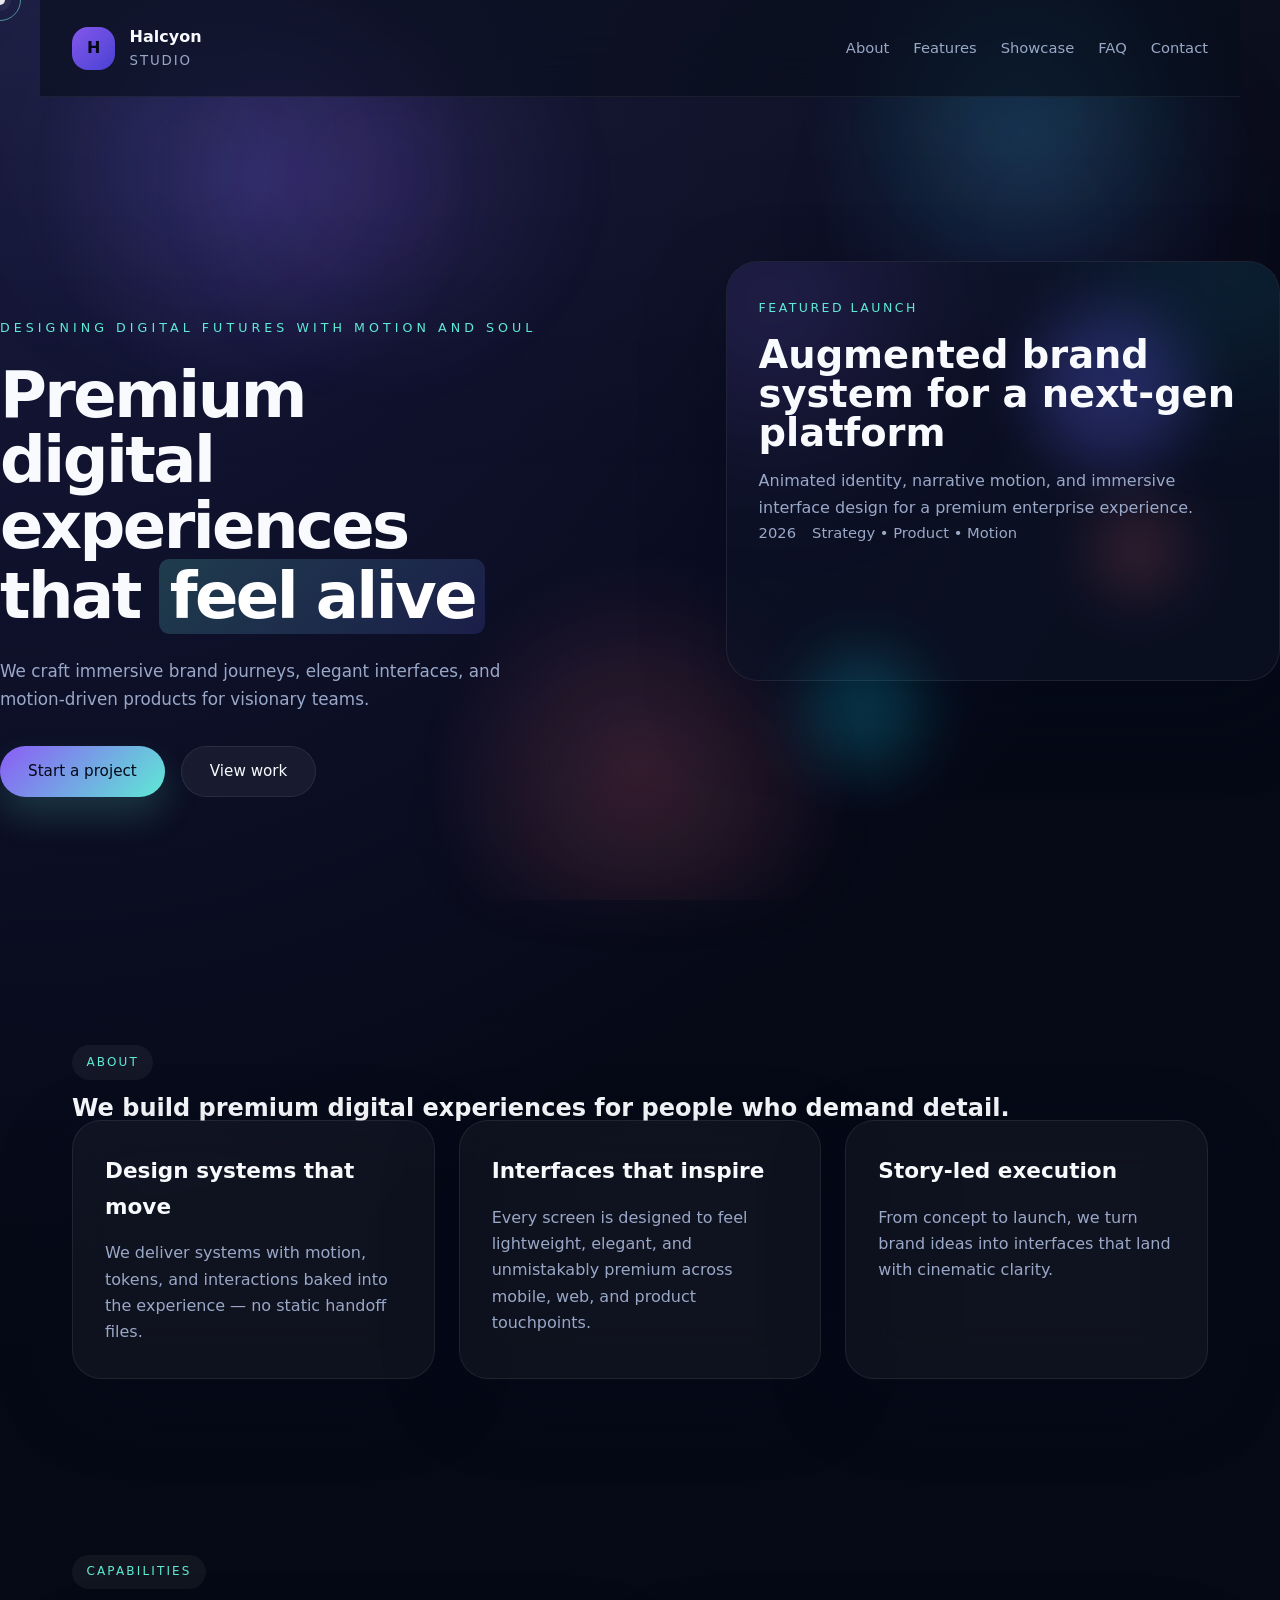
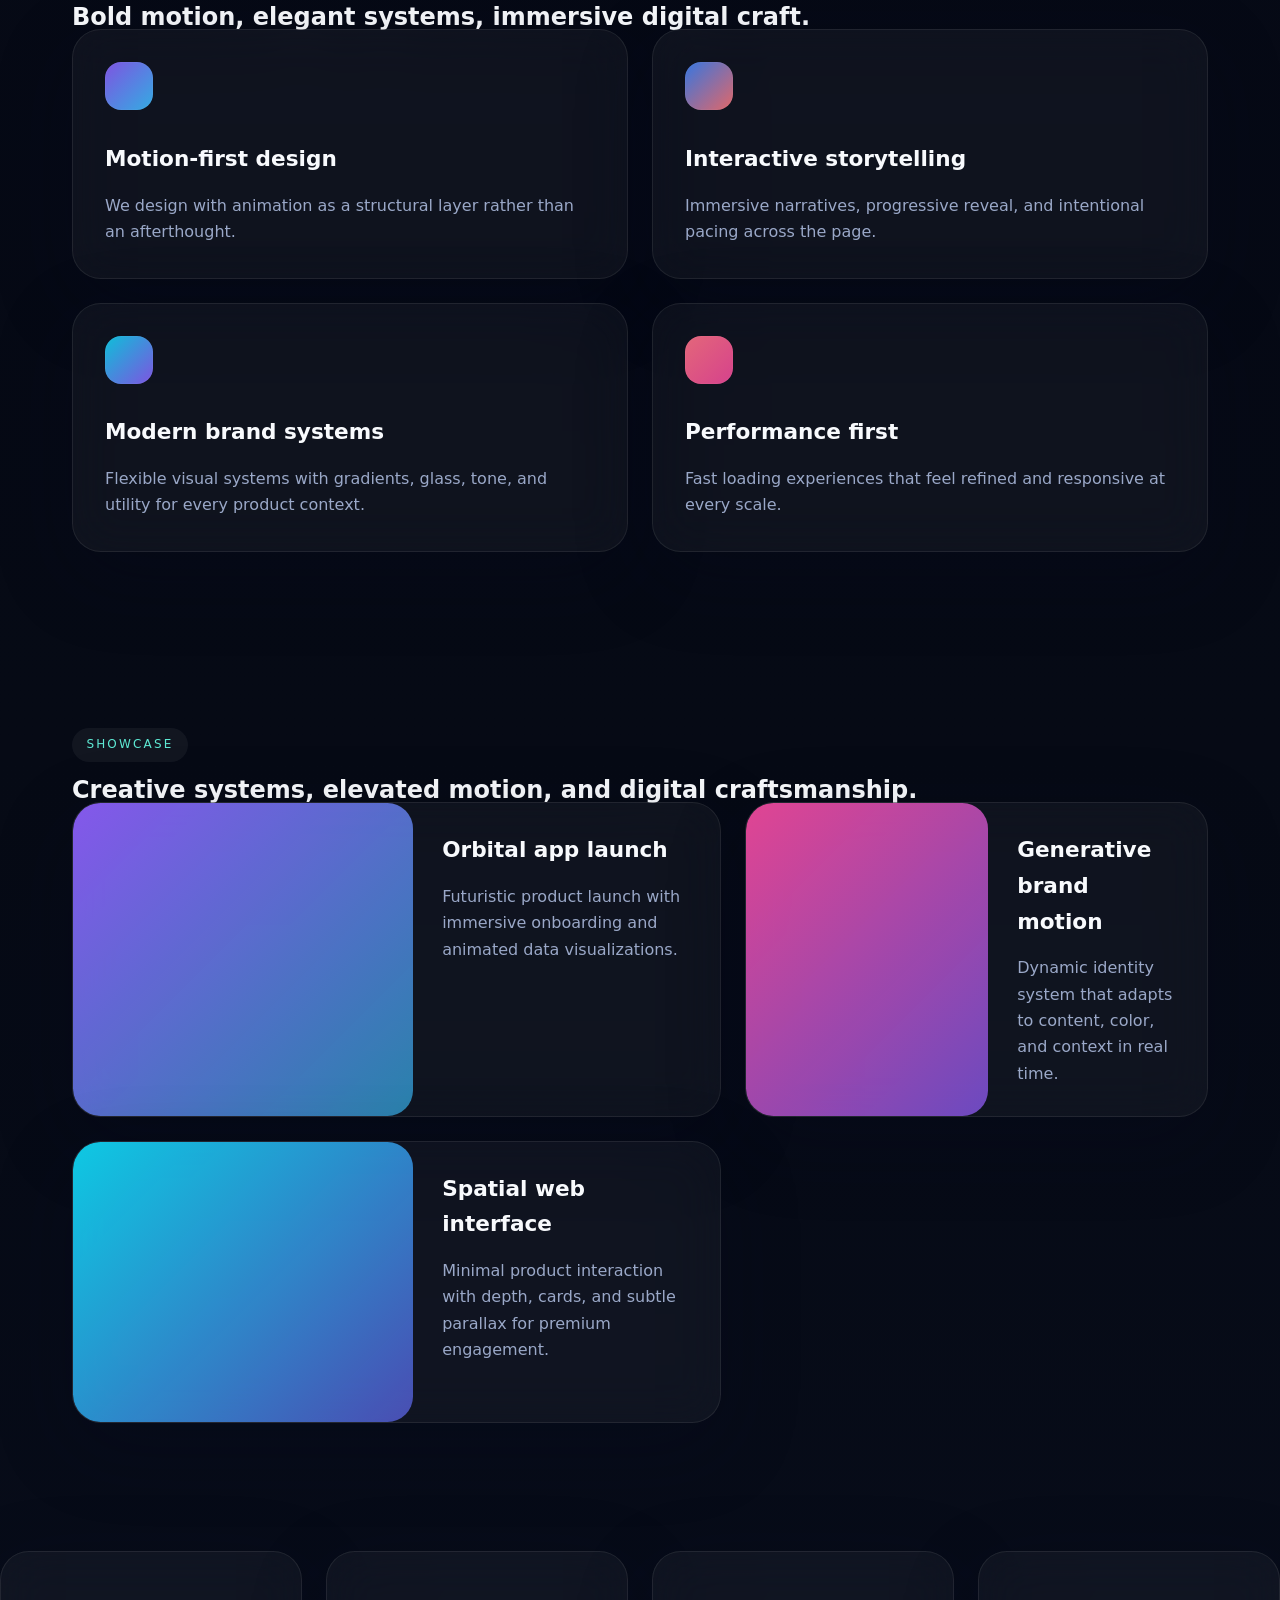
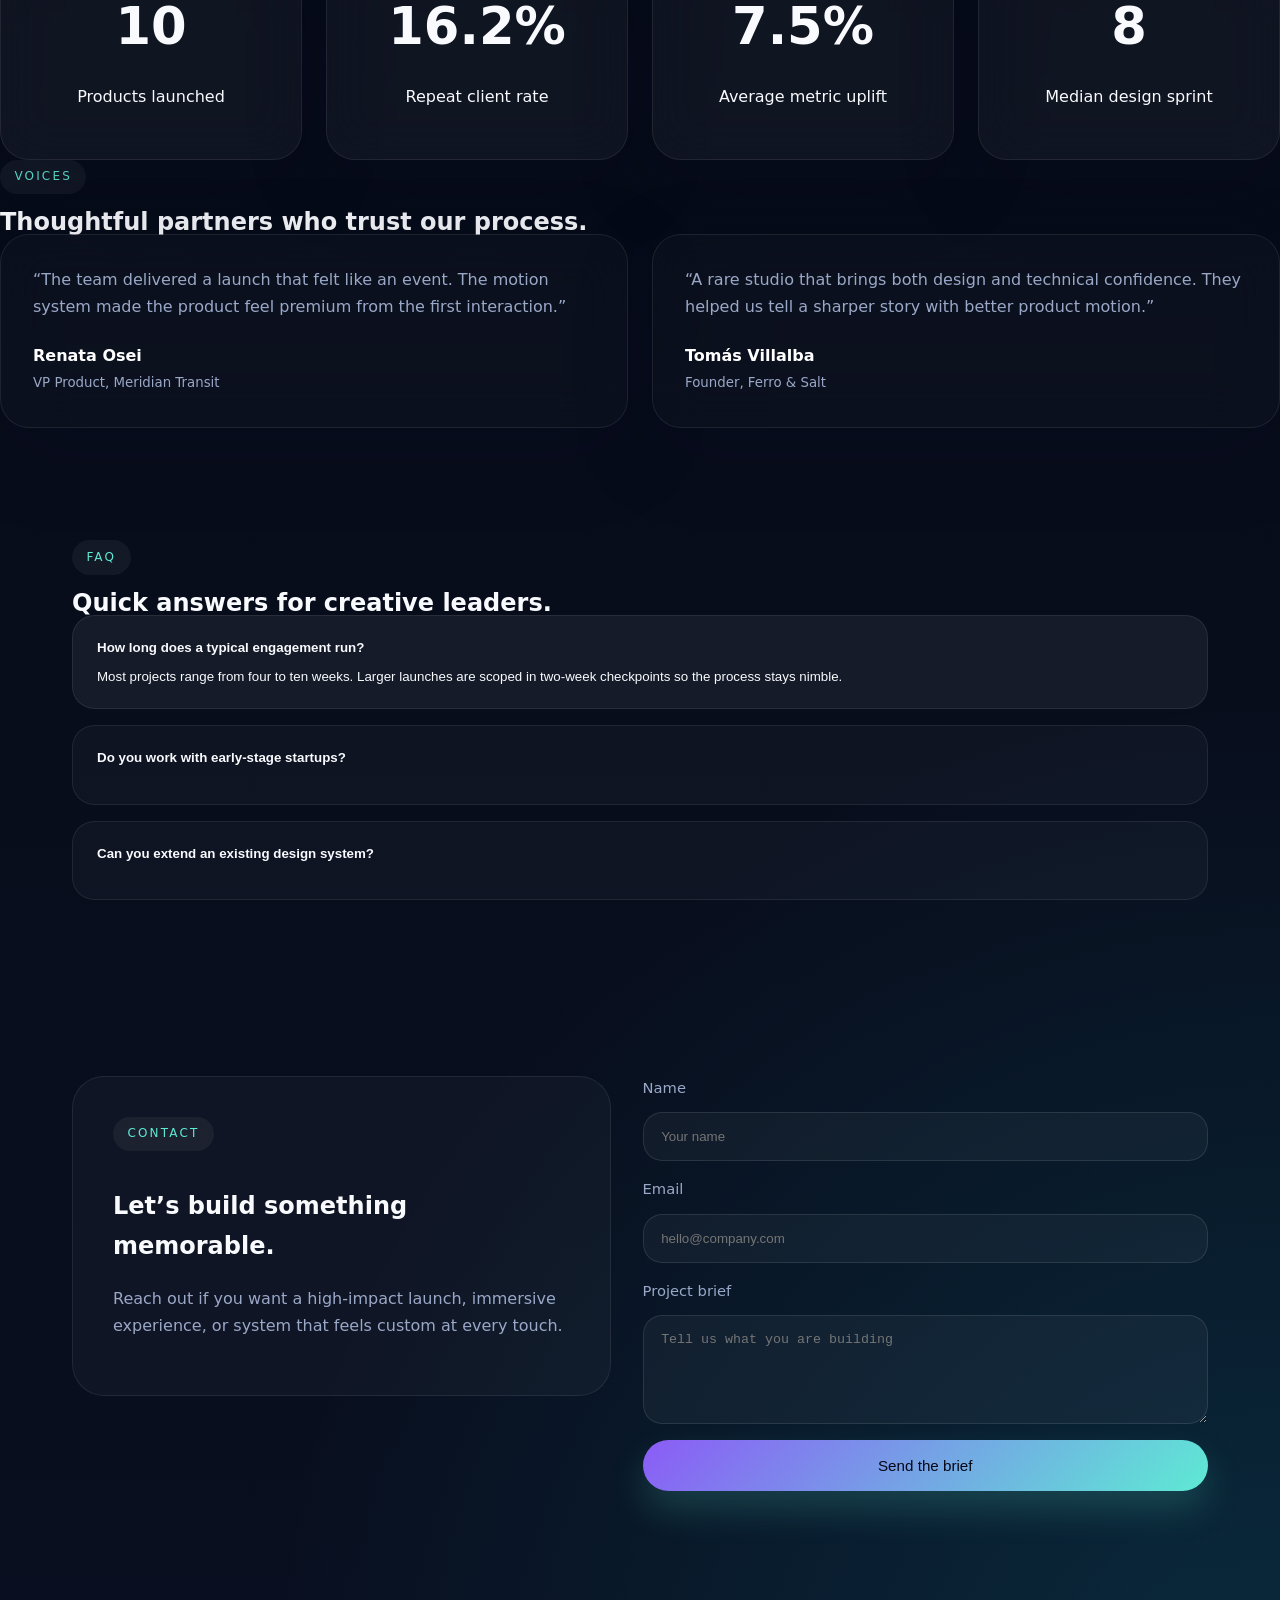
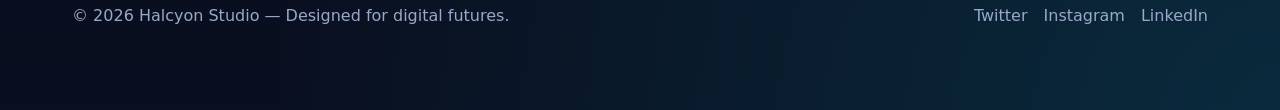
<file: index.html>
<!DOCTYPE html>
<html lang="en">
  <head>
    <meta charset="UTF-8" />
    <meta name="viewport" content="width=device-width, initial-scale=1.0" />
    <meta
      name="description"
      content="Halcyon Studio — premium futuristic digital experiences with motion, glassmorphism, and immersive storytelling."
    />
    <title>Halcyon Studio — Digital Futures</title>
    <link rel="icon" href="favicon.ico" />
    <link rel="stylesheet" href="styles.css" />
  </head>
  <body>
    <div class="page-shell">
      <div class="background-layer"></div>
      <div class="background-layer layer-soft"></div>
      <div class="background-glare"></div>

      <header class="site-header">
        <div class="brand">
          <span class="brand-mark">H</span>
          <div>
            <strong>Halcyon</strong>
            <small>Studio</small>
          </div>
        </div>
        <nav class="site-nav" aria-label="Primary navigation">
          <a href="#about">About</a>
          <a href="#features">Features</a>
          <a href="#showcase">Showcase</a>
          <a href="#faq">FAQ</a>
          <a href="#contact">Contact</a>
        </nav>
      </header>

      <main>
        <section class="hero section-hero">
          <div class="hero-copy">
            <p class="eyebrow">Designing digital futures with motion and soul</p>
            <h1>
              Premium digital experiences that
              <span class="text-highlight">feel alive</span>
            </h1>
            <p class="hero-subtitle">
              We craft immersive brand journeys, elegant interfaces, and motion-driven products for visionary teams.
            </p>
            <div class="hero-actions">
              <a href="#contact" class="btn btn-primary magnetic">Start a project</a>
              <a href="#showcase" class="btn btn-secondary magnetic">View work</a>
            </div>
          </div>

          <div class="hero-visual reveal">
            <div class="glass-panel">
              <div class="panel-glow"></div>
              <div class="panel-content">
                <span class="panel-label">Featured launch</span>
                <h2>Augmented brand system for a next-gen platform</h2>
                <p>Animated identity, narrative motion, and immersive interface design for a premium enterprise experience.</p>
                <div class="panel-meta">
                  <span>2026</span>
                  <span>Strategy • Product • Motion</span>
                </div>
              </div>
            </div>
            <div class="hero-orb orb-1"></div>
            <div class="hero-orb orb-2"></div>
            <div class="hero-orb orb-3"></div>
          </div>
        </section>

        <section id="about" class="section about-section reveal">
          <div class="section-intro">
            <span class="section-label">About</span>
            <h2>We build premium digital experiences for people who demand detail.</h2>
          </div>
          <div class="about-grid">
            <article class="glass-card">
              <h3>Design systems that move</h3>
              <p>We deliver systems with motion, tokens, and interactions baked into the experience — no static handoff files.</p>
            </article>
            <article class="glass-card">
              <h3>Interfaces that inspire</h3>
              <p>Every screen is designed to feel lightweight, elegant, and unmistakably premium across mobile, web, and product touchpoints.</p>
            </article>
            <article class="glass-card">
              <h3>Story-led execution</h3>
              <p>From concept to launch, we turn brand ideas into interfaces that land with cinematic clarity.</p>
            </article>
          </div>
        </section>

        <section id="features" class="section features-section">
          <div class="section-intro reveal">
            <span class="section-label">Capabilities</span>
            <h2>Bold motion, elegant systems, immersive digital craft.</h2>
          </div>
          <div class="features-grid">
            <article class="feature-card reveal">
              <span class="feature-icon icon-gradient"></span>
              <h3>Motion-first design</h3>
              <p>We design with animation as a structural layer rather than an afterthought.</p>
            </article>
            <article class="feature-card reveal">
              <span class="feature-icon icon-globe"></span>
              <h3>Interactive storytelling</h3>
              <p>Immersive narratives, progressive reveal, and intentional pacing across the page.</p>
            </article>
            <article class="feature-card reveal">
              <span class="feature-icon icon-pulse"></span>
              <h3>Modern brand systems</h3>
              <p>Flexible visual systems with gradients, glass, tone, and utility for every product context.</p>
            </article>
            <article class="feature-card reveal">
              <span class="feature-icon icon-rocket"></span>
              <h3>Performance first</h3>
              <p>Fast loading experiences that feel refined and responsive at every scale.</p>
            </article>
          </div>
        </section>

        <section id="showcase" class="section showcase-section reveal">
          <div class="section-intro">
            <span class="section-label">Showcase</span>
            <h2>Creative systems, elevated motion, and digital craftsmanship.</h2>
          </div>
          <div class="showcase-grid">
            <article class="showcase-card">
              <div class="showcase-media media-1"></div>
              <div class="showcase-copy">
                <h3>Orbital app launch</h3>
                <p>Futuristic product launch with immersive onboarding and animated data visualizations.</p>
              </div>
            </article>
            <article class="showcase-card">
              <div class="showcase-media media-2"></div>
              <div class="showcase-copy">
                <h3>Generative brand motion</h3>
                <p>Dynamic identity system that adapts to content, color, and context in real time.</p>
              </div>
            </article>
            <article class="showcase-card">
              <div class="showcase-media media-3"></div>
              <div class="showcase-copy">
                <h3>Spatial web interface</h3>
                <p>Minimal product interaction with depth, cards, and subtle parallax for premium engagement.</p>
              </div>
            </article>
          </div>
        </section>

        <section class="stats-section reveal">
          <div class="stats-grid">
            <article class="stat-card">
              <span>61</span>
              <p>Products launched</p>
            </article>
            <article class="stat-card">
              <span>94.3%</span>
              <p>Repeat client rate</p>
            </article>
            <article class="stat-card">
              <span>22.6%</span>
              <p>Average metric uplift</p>
            </article>
            <article class="stat-card">
              <span>11d</span>
              <p>Median design sprint</p>
            </article>
          </div>
        </section>

        <section class="testimonials-section reveal">
          <div class="section-intro">
            <span class="section-label">Voices</span>
            <h2>Thoughtful partners who trust our process.</h2>
          </div>
          <div class="testimonial-grid">
            <article class="testimonial-card">
              <p>“The team delivered a launch that felt like an event. The motion system made the product feel premium from the first interaction.”</p>
              <strong>Renata Osei</strong>
              <small>VP Product, Meridian Transit</small>
            </article>
            <article class="testimonial-card">
              <p>“A rare studio that brings both design and technical confidence. They helped us tell a sharper story with better product motion.”</p>
              <strong>Tomás Villalba</strong>
              <small>Founder, Ferro & Salt</small>
            </article>
          </div>
        </section>

        <section id="faq" class="section faq-section reveal">
          <div class="section-intro">
            <span class="section-label">FAQ</span>
            <h2>Quick answers for creative leaders.</h2>
          </div>
          <div class="faq-list">
            <button class="faq-item active" type="button">
              <span>How long does a typical engagement run?</span>
              <p>Most projects range from four to ten weeks. Larger launches are scoped in two-week checkpoints so the process stays nimble.</p>
            </button>
            <button class="faq-item" type="button">
              <span>Do you work with early-stage startups?</span>
              <p>Yes. We take a limited number of early-stage clients each quarter to ensure every project receives senior attention.</p>
            </button>
            <button class="faq-item" type="button">
              <span>Can you extend an existing design system?</span>
              <p>Absolutely. We audit what exists and build on top of it rather than replacing what already works.</p>
            </button>
          </div>
        </section>

        <section id="contact" class="section contact-section reveal">
          <div class="contact-shell">
            <div class="contact-copy">
              <span class="section-label">Contact</span>
              <h2>Let’s build something memorable.</h2>
              <p>Reach out if you want a high-impact launch, immersive experience, or system that feels custom at every touch.</p>
            </div>
            <form class="contact-form">
              <label>
                <span>Name</span>
                <input type="text" placeholder="Your name" />
              </label>
              <label>
                <span>Email</span>
                <input type="email" placeholder="hello@company.com" />
              </label>
              <label>
                <span>Project brief</span>
                <textarea rows="5" placeholder="Tell us what you are building"></textarea>
              </label>
              <button class="btn btn-primary magnetic" type="button">Send the brief</button>
            </form>
          </div>
        </section>
      </main>

      <footer class="site-footer">
        <div class="footer-copy">&copy; 2026 Halcyon Studio — Designed for digital futures.</div>
        <div class="footer-links">
          <a href="#">Twitter</a>
          <a href="#">Instagram</a>
          <a href="#">LinkedIn</a>
        </div>
      </footer>
    </div>

    <div class="cursor cursor-dot"></div>
    <div class="cursor cursor-ring"></div>

    <script defer src="script.js"></script>
  </body>
</html>
</file>
<file: styles.css>
:root {
  color-scheme: dark;
  font-family: Inter, ui-sans-serif, system-ui, -apple-system, BlinkMacSystemFont, "Segoe UI", sans-serif;
  color: #e9edf8;
  background: #050816;
  --bg: #050816;
  --surface: rgba(9, 14, 26, 0.82);
  --surface-strong: rgba(12, 18, 34, 0.94);
  --surface-soft: rgba(14, 21, 40, 0.7);
  --border: rgba(255, 255, 255, 0.08);
  --text: #f8fafd;
  --muted: #9aa8c8;
  --accent-1: #8b5cf6;
  --accent-2: #5eead4;
  --accent-3: #f472b6;
  --accent-4: #fb7185;
  --shadow: 0 30px 80px rgba(1, 11, 30, 0.35);
}

* {
  box-sizing: border-box;
}

html {
  scroll-behavior: smooth;
}

body {
  margin: 0;
  min-height: 100vh;
  line-height: 1.65;
  background: radial-gradient(circle at top left, rgba(107, 100, 246, 0.18), transparent 25%),
    radial-gradient(circle at bottom right, rgba(14, 211, 238, 0.14), transparent 20%),
    linear-gradient(180deg, #050816 0%, #060a15 48%, #090f20 100%);
  color: var(--text);
  overflow-x: hidden;
}

body::before {
  content: "";
  position: fixed;
  inset: 0;
  background: radial-gradient(circle at 20% 20%, rgba(139, 92, 246, 0.2), transparent 18%),
    radial-gradient(circle at 80% 15%, rgba(14, 211, 238, 0.12), transparent 18%),
    radial-gradient(circle at 50% 85%, rgba(251, 113, 133, 0.12), transparent 22%);
  pointer-events: none;
  z-index: 0;
}

.page-shell {
  position: relative;
  z-index: 1;
  overflow: hidden;
}

.background-layer,
.background-layer.layer-soft,
.background-glare {
  position: fixed;
  inset: 0;
  pointer-events: none;
}

.background-layer {
  background: radial-gradient(circle at 30% 20%, rgba(139, 92, 246, 0.18), transparent 18%),
    radial-gradient(circle at 80% 12%, rgba(56, 189, 248, 0.14), transparent 12%),
    radial-gradient(circle at 50% 90%, rgba(251, 113, 133, 0.1), transparent 22%);
  opacity: 0.75;
  filter: blur(40px);
}

.background-layer.layer-soft {
  background: radial-gradient(circle at 15% 18%, rgba(59, 130, 246, 0.18), transparent 15%),
    radial-gradient(circle at 82% 25%, rgba(168, 85, 247, 0.16), transparent 18%);
  opacity: 0.55;
  filter: blur(70px);
}

.background-glare {
  background: linear-gradient(180deg, rgba(255, 255, 255, 0.03), transparent 55%);
}

.site-header {
  position: sticky;
  top: 0;
  z-index: 10;
  display: flex;
  align-items: center;
  justify-content: space-between;
  gap: 1.5rem;
  padding: 1.5rem 2rem;
  margin: 0 auto;
  max-width: 1200px;
  backdrop-filter: blur(22px);
  background: rgba(8, 14, 27, 0.6);
  border-bottom: 1px solid rgba(255, 255, 255, 0.06);
}

.brand {
  display: inline-flex;
  align-items: center;
  gap: 0.9rem;
}

.brand-mark {
  width: 2.7rem;
  height: 2.7rem;
  display: grid;
  place-items: center;
  border-radius: 1rem;
  background: linear-gradient(135deg, rgba(139, 92, 246, 0.95), rgba(79, 70, 229, 0.9));
  color: #050816;
  font-weight: 800;
}

.brand strong {
  display: block;
  font-size: 1rem;
}

.brand small {
  display: block;
  color: var(--muted);
  letter-spacing: 0.14em;
  text-transform: uppercase;
}

.site-nav {
  display: flex;
  flex-wrap: wrap;
  justify-content: flex-end;
  gap: 1.5rem;
}

.site-nav a {
  color: var(--muted);
  text-decoration: none;
  font-size: 0.92rem;
  transition: color 180ms ease, transform 180ms ease;
}

.site-nav a:hover,
.site-nav a:focus-visible {
  color: var(--text);
  transform: translateY(-1px);
}

main {
  position: relative;
  z-index: 1;
}

.section {
  position: relative;
  padding: 7rem 2rem 4rem;
  max-width: 1200px;
  margin: 0 auto;
}

.section-label {
  display: inline-flex;
  margin-bottom: 1rem;
  padding: 0.45rem 0.9rem;
  border-radius: 999px;
  background: rgba(255, 255, 255, 0.05);
  color: var(--accent-2);
  font-size: 0.75rem;
  letter-spacing: 0.18em;
  text-transform: uppercase;
}

.section-intro h2,
.hero h1,
.panel-content h2 {
  margin: 0;
  line-height: 1.02;
}

.hero {
  display: grid;
  grid-template-columns: 1.1fr 0.9fr;
  align-items: center;
  gap: 3rem;
  min-height: calc(100vh - 4rem);
  padding-top: 4.5rem;
}

.hero-copy {
  max-width: 640px;
}

.eyebrow {
  color: var(--accent-2);
  text-transform: uppercase;
  letter-spacing: 0.32em;
  font-size: 0.79rem;
  margin-bottom: 1.5rem;
}

.hero h1 {
  font-size: clamp(3.4rem, 5vw, 5.4rem);
  letter-spacing: -0.04em;
  margin-bottom: 1.5rem;
  max-width: 12ch;
}

.text-highlight {
  display: inline-block;
  position: relative;
  background: linear-gradient(135deg, rgba(94, 234, 212, 0.2), rgba(99, 102, 241, 0.18));
  color: #fff;
  padding: 0.08em 0.16em;
  border-radius: 0.65rem;
}

.hero-subtitle {
  max-width: 34rem;
  color: var(--muted);
  font-size: 1.05rem;
  margin-bottom: 2rem;
}

.hero-actions {
  display: flex;
  flex-wrap: wrap;
  gap: 1rem;
}

.btn {
  border: none;
  display: inline-flex;
  align-items: center;
  justify-content: center;
  min-height: 3.2rem;
  padding: 0 1.75rem;
  font-size: 0.95rem;
  border-radius: 999px;
  cursor: pointer;
  text-decoration: none;
  transition: transform 220ms ease, box-shadow 220ms ease, background 220ms ease;
}

.btn:hover,
.btn:focus-visible {
  transform: translateY(-2px);
}

.btn-primary {
  background: linear-gradient(135deg, var(--accent-1), var(--accent-2));
  color: #050816;
  box-shadow: 0 18px 36px rgba(94, 234, 212, 0.18);
}

.btn-secondary {
  background: rgba(255, 255, 255, 0.05);
  color: #f8fafd;
  border: 1px solid rgba(255, 255, 255, 0.08);
}

.hero-visual {
  position: relative;
  min-height: 580px;
}

.glass-panel {
  position: relative;
  border: 1px solid rgba(255, 255, 255, 0.08);
  border-radius: 2rem;
  padding: 2rem;
  min-height: 420px;
  background: rgba(12, 18, 36, 0.75);
  box-shadow: var(--shadow);
  overflow: hidden;
}

.panel-glow {
  position: absolute;
  inset: -20%;
  background: radial-gradient(circle at 20% 20%, rgba(139, 92, 246, 0.28), transparent 24%),
    radial-gradient(circle at 80% 15%, rgba(14, 211, 238, 0.18), transparent 18%);
  filter: blur(70px);
  pointer-events: none;
}

.panel-content {
  position: relative;
  z-index: 1;
}

.panel-label {
  display: inline-block;
  margin-bottom: 1rem;
  color: var(--accent-2);
  letter-spacing: 0.2em;
  text-transform: uppercase;
  font-size: 0.78rem;
}

.panel-content h2 {
  font-size: clamp(2rem, 3vw, 2.8rem);
  margin-bottom: 1rem;
}

.panel-content p {
  color: var(--muted);
  max-width: 32rem;
  margin-bottom: 1.6rem;
}

.panel-meta {
  display: flex;
  flex-wrap: wrap;
  gap: 1rem;
  color: var(--muted);
  font-size: 0.92rem;
}

.hero-orb {
  position: absolute;
  border-radius: 50%;
  filter: blur(30px);
  opacity: 0.82;
  animation: floatOrb 12s ease-in-out infinite;
}

.orb-1 {
  width: 160px;
  height: 160px;
  top: 8%;
  right: 16%;
  background: rgba(99, 102, 241, 0.35);
}

.orb-2 {
  width: 120px;
  height: 120px;
  bottom: 12%;
  left: 14%;
  background: rgba(14, 211, 238, 0.25);
  animation-duration: 16s;
}

.orb-3 {
  width: 90px;
  height: 90px;
  top: 42%;
  left: 66%;
  background: rgba(251, 113, 133, 0.22);
  animation-duration: 18s;
}

@keyframes floatOrb {
  0%, 100% { transform: translateY(0) scale(1); }
  50% { transform: translateY(-18px) scale(1.02); }
}

.about-grid,
.features-grid,
.showcase-grid,
.stats-grid,
.testimonial-grid {
  display: grid;
  gap: 1.5rem;
}

.about-grid {
  grid-template-columns: repeat(3, minmax(0, 1fr));
}

.glass-card,
.feature-card,
.showcase-card,
.stat-card,
.testimonial-card {
  position: relative;
  overflow: hidden;
  border-radius: 1.8rem;
  border: 1px solid rgba(255, 255, 255, 0.08);
  background: rgba(255, 255, 255, 0.04);
  box-shadow: 0 24px 80px rgba(1, 11, 30, 0.22);
  backdrop-filter: blur(24px);
}

.glass-card {
  padding: 2rem;
}

.glass-card h3,
.feature-card h3,
.showcase-copy h3 {
  margin: 0 0 1rem;
  font-size: 1.35rem;
}

.glass-card p,
.feature-card p,
.showcase-copy p,
.testimonial-card p,
.panel-content p {
  margin: 0;
  color: var(--muted);
}

.features-grid {
  grid-template-columns: repeat(2, minmax(0, 1fr));
}

.feature-card {
  padding: 2rem;
}

.feature-icon {
  width: 3rem;
  height: 3rem;
  display: inline-flex;
  align-items: center;
  justify-content: center;
  margin-bottom: 1.4rem;
  border-radius: 1rem;
  background: rgba(255, 255, 255, 0.06);
  box-shadow: inset 0 0 0 1px rgba(255, 255, 255, 0.03);
}

.icon-gradient {
  background: linear-gradient(135deg, rgba(139, 92, 246, 0.9), rgba(56, 189, 248, 0.9));
}

.icon-globe {
  background: linear-gradient(135deg, rgba(59, 130, 246, 0.9), rgba(248, 113, 113, 0.9));
}

.icon-pulse {
  background: linear-gradient(135deg, rgba(14, 211, 238, 0.9), rgba(139, 92, 246, 0.9));
}

.icon-rocket {
  background: linear-gradient(135deg, rgba(251, 113, 133, 0.9), rgba(236, 72, 153, 0.9));
}

.showcase-section .showcase-grid {
  grid-template-columns: 1.4fr 1fr;
}

.showcase-card {
  display: grid;
  grid-template-columns: 1fr 0.9fr;
}

.showcase-media {
  min-height: 280px;
  border-radius: 1.6rem;
  background-size: cover;
  background-position: center;
}

.media-1 {
  background: linear-gradient(135deg, rgba(139, 92, 246, 0.95), rgba(56, 189, 248, 0.65));
}

.media-2 {
  background: linear-gradient(135deg, rgba(236, 72, 153, 0.95), rgba(139, 92, 246, 0.75));
}

.media-3 {
  background: linear-gradient(135deg, rgba(14, 211, 238, 0.95), rgba(99, 102, 241, 0.7));
}

.showcase-copy {
  padding: 1.8rem;
}

.stats-section {
  padding-top: 4rem;
}

.stats-grid {
  grid-template-columns: repeat(4, minmax(0, 1fr));
}

.stat-card {
  padding: 2rem;
  text-align: center;
}

.stat-card span {
  display: block;
  font-size: clamp(2.8rem, 4vw, 4rem);
  font-weight: 800;
  margin-bottom: 0.8rem;
}

.testimonial-grid {
  grid-template-columns: repeat(2, minmax(0, 1fr));
}

.testimonial-card {
  padding: 2rem;
  background: rgba(255, 255, 255, 0.02);
}

.testimonial-card strong {
  display: block;
  margin-top: 1.4rem;
  color: #fff;
}

.testimonial-card small {
  color: var(--muted);
}

.faq-list {
  display: grid;
  gap: 1rem;
}

.faq-item {
  border: 1px solid rgba(255, 255, 255, 0.08);
  border-radius: 1.4rem;
  background: rgba(255, 255, 255, 0.03);
  padding: 1.5rem;
  color: var(--text);
  text-align: left;
  cursor: pointer;
  transition: background 220ms ease, transform 220ms ease;
}

.faq-item span {
  display: block;
  font-weight: 600;
  margin-bottom: 0.9rem;
}

.faq-item p {
  margin: 0;
  max-height: 0;
  overflow: hidden;
  opacity: 0;
  transition: max-height 280ms ease, opacity 280ms ease;
}

.faq-item.active {
  background: rgba(255, 255, 255, 0.06);
}

.faq-item.active p {
  max-height: 200px;
  opacity: 1;
}

.contact-shell {
  display: grid;
  grid-template-columns: 1fr 1.05fr;
  gap: 2rem;
  align-items: start;
}

.contact-copy {
  padding: 2.5rem;
  border-radius: 2rem;
  background: rgba(255, 255, 255, 0.03);
  border: 1px solid rgba(255, 255, 255, 0.08);
}

.contact-copy p {
  color: var(--muted);
  max-width: 30rem;
}

.contact-form {
  display: grid;
  gap: 1rem;
}

.contact-form label {
  display: grid;
  gap: 0.75rem;
  font-size: 0.92rem;
  color: var(--muted);
}

.contact-form input,
.contact-form textarea {
  width: 100%;
  border-radius: 1.2rem;
  border: 1px solid rgba(255, 255, 255, 0.1);
  background: rgba(255, 255, 255, 0.04);
  color: var(--text);
  padding: 1rem 1.1rem;
  outline: none;
  transition: border 180ms ease, transform 180ms ease;
}

.contact-form input:focus,
.contact-form textarea:focus {
  border-color: rgba(94, 234, 212, 0.45);
}

.site-footer {
  padding: 3rem 2rem 5rem;
  display: flex;
  flex-wrap: wrap;
  justify-content: space-between;
  gap: 1rem;
  align-items: center;
  max-width: 1200px;
  margin: 0 auto;
  color: var(--muted);
}

.footer-links {
  display: flex;
  gap: 1rem;
  flex-wrap: wrap;
}

.footer-links a {
  color: var(--muted);
  text-decoration: none;
}

.cursor {
  position: fixed;
  top: 0;
  left: 0;
  pointer-events: none;
  z-index: 9999;
  transform: translate(-50%, -50%);
  transition: transform 120ms ease, width 220ms ease, height 220ms ease, background 220ms ease;
}

.cursor-dot {
  width: 10px;
  height: 10px;
  border-radius: 50%;
  background: rgba(255, 255, 255, 0.9);
  box-shadow: 0 0 0 6px rgba(255, 255, 255, 0.05);
}

.cursor-ring {
  width: 42px;
  height: 42px;
  border-radius: 50%;
  border: 1px solid rgba(94, 234, 212, 0.55);
  mix-blend-mode: screen;
}

.reveal {
  opacity: 0;
  transform: translateY(24px);
  transition: opacity 650ms ease, transform 650ms ease;
}

.reveal.visible {
  opacity: 1;
  transform: none;
}

@media (max-width: 980px) {
  .hero {
    grid-template-columns: 1fr;
    min-height: auto;
  }

  .hero-visual {
    min-height: 420px;
  }

  .contact-shell,
  .showcase-section .showcase-grid,
  .features-grid,
  .about-grid,
  .stats-grid,
  .testimonial-grid {
    grid-template-columns: 1fr;
  }
}

@media (max-width: 680px) {
  .site-header {
    flex-direction: column;
    align-items: flex-start;
  }

  .site-nav {
    width: 100%;
    justify-content: flex-start;
  }

  .site-nav a {
    font-size: 0.91rem;
  }

  .hero h1 {
    font-size: 3rem;
  }

  .section {
    padding-top: 4.5rem;
  }
}
</file>
